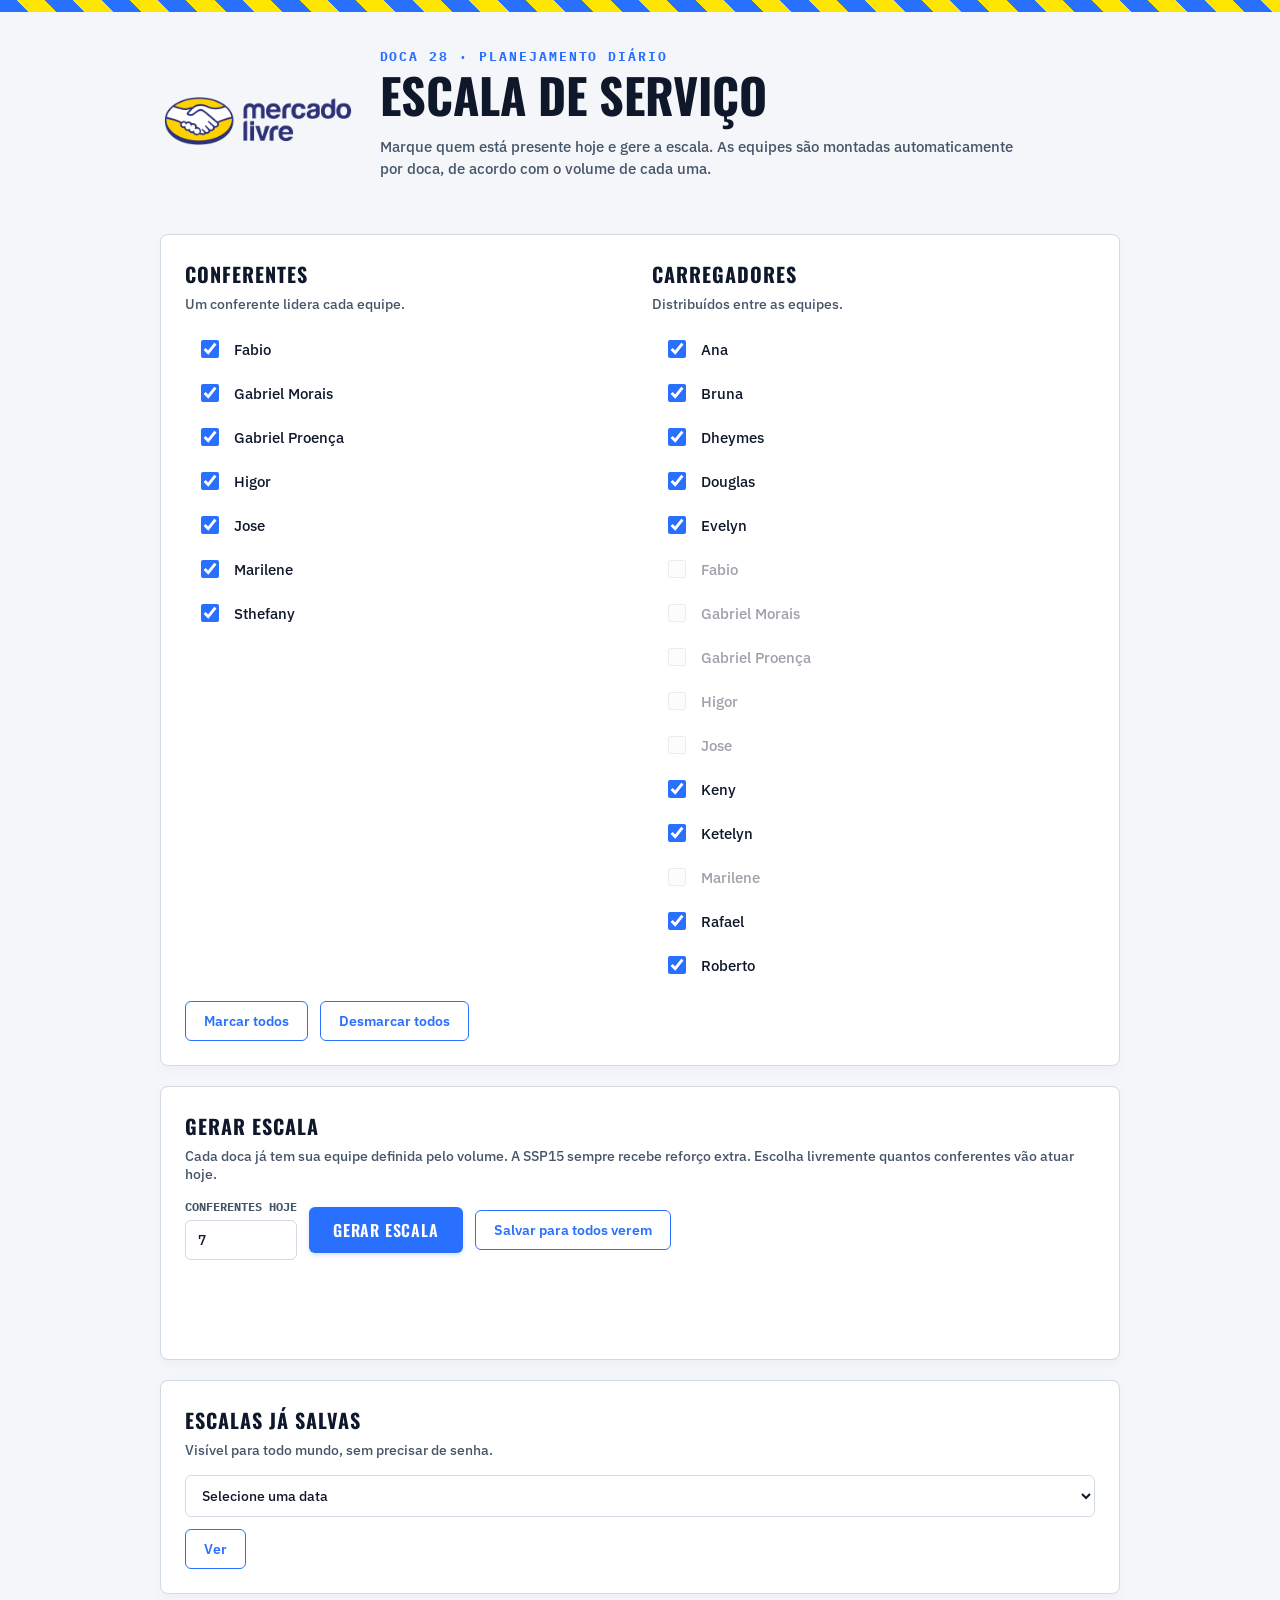
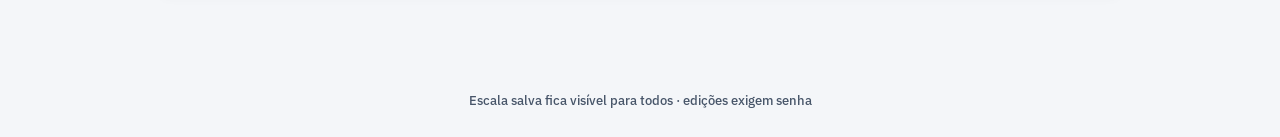
<file: Index.html>
<!DOCTYPE html>
<html lang="pt-BR">
<head>
<meta charset="UTF-8">
<meta name="viewport" content="width=device-width, initial-scale=1.0">
<title>Escala de Serviço — Doca 28</title>
<link rel="preconnect" href="https://fonts.googleapis.com">
<link href="https://fonts.googleapis.com/css2?family=Oswald:wght@500;600;700&family=IBM+Plex+Sans:wght@400;500;600;700&family=IBM+Plex+Mono:wght@500;600&display=swap" rel="stylesheet">
<link rel="stylesheet" href="style.css">
</head>
<body>

  <div class="tape"></div>

  <header>
    <img src="Mercado-Livre-Logo.png" alt="Mercado Livre" class="logo">
    <div class="header-text">
      <div class="eyebrow">Doca 28 · Planejamento diário</div>
      <h1>Escala de Serviço</h1>
      <p class="sub">Marque quem está presente hoje e gere a escala. As equipes são montadas automaticamente por doca, de acordo com o volume de cada uma.</p>
    </div>
  </header>

  <main>

    <section class="panel roster-panel">
      <div class="roster-grid">
        <div>
          <h2>Conferentes</h2>
          <p class="hint">Um conferente lidera cada equipe.</p>
          <ul class="roster-list" id="conf-list"></ul>
        </div>
        <div>
          <h2>Carregadores</h2>
          <p class="hint">Distribuídos entre as equipes.</p>
          <ul class="roster-list" id="carg-list"></ul>
        </div>
      </div>
      <div class="controls" style="margin-top:16px;">
        <button class="btn-ghost" id="marcar-todos">Marcar todos</button>
        <button class="btn-ghost" id="desmarcar-todos">Desmarcar todos</button>
      </div>
    </section>

    <section class="panel gen-panel">
      <h2>Gerar escala</h2>
      <p class="hint">Cada doca já tem sua equipe definida pelo volume. A SSP15 sempre recebe reforço extra. Escolha livremente quantos conferentes vão atuar hoje.</p>
      <div class="controls">
        <div class="field">
          <span>Conferentes hoje</span>
          <input type="number" id="qtd-conferentes-input" min="1" value="1">
        </div>
        <button class="btn-stamp" id="gerar-btn">Gerar escala</button>
        <button class="btn-ghost" id="save-btn">Salvar para todos verem</button>
        <button class="btn-ghost" id="print-btn" style="display:none;">Imprimir</button>
      </div>

      <div id="pass-panel">
        <input type="password" id="pass-input" placeholder="Senha">
        <button class="btn-stamp" id="pass-confirm">Confirmar</button>
        <button class="btn-ghost" id="pass-cancel">Cancelar</button>
      </div>

      <p class="msg" id="msg"></p>
      <p class="msg" id="save-msg"></p>
    </section>

    <section class="panel saved-panel">
      <h2>Escalas já salvas</h2>
      <p class="hint">Visível para todo mundo, sem precisar de senha.</p>
      <div class="controls">
        <select id="saved-select"><option value="">Selecione uma data</option></select>
        <button class="btn-ghost" id="ver-salva-btn">Ver</button>
      </div>
    </section>

    <section class="panel" id="output-section">
      <span class="status-tag" id="status-tag"></span>
      <div class="teams-table-wrap" id="teams-table-wrap"></div>
    </section>

  </main>

  <footer>Escala salva fica visível para todos · edições exigem senha</footer>

<script src="script.js"></script>

</body>
</html>
</file>
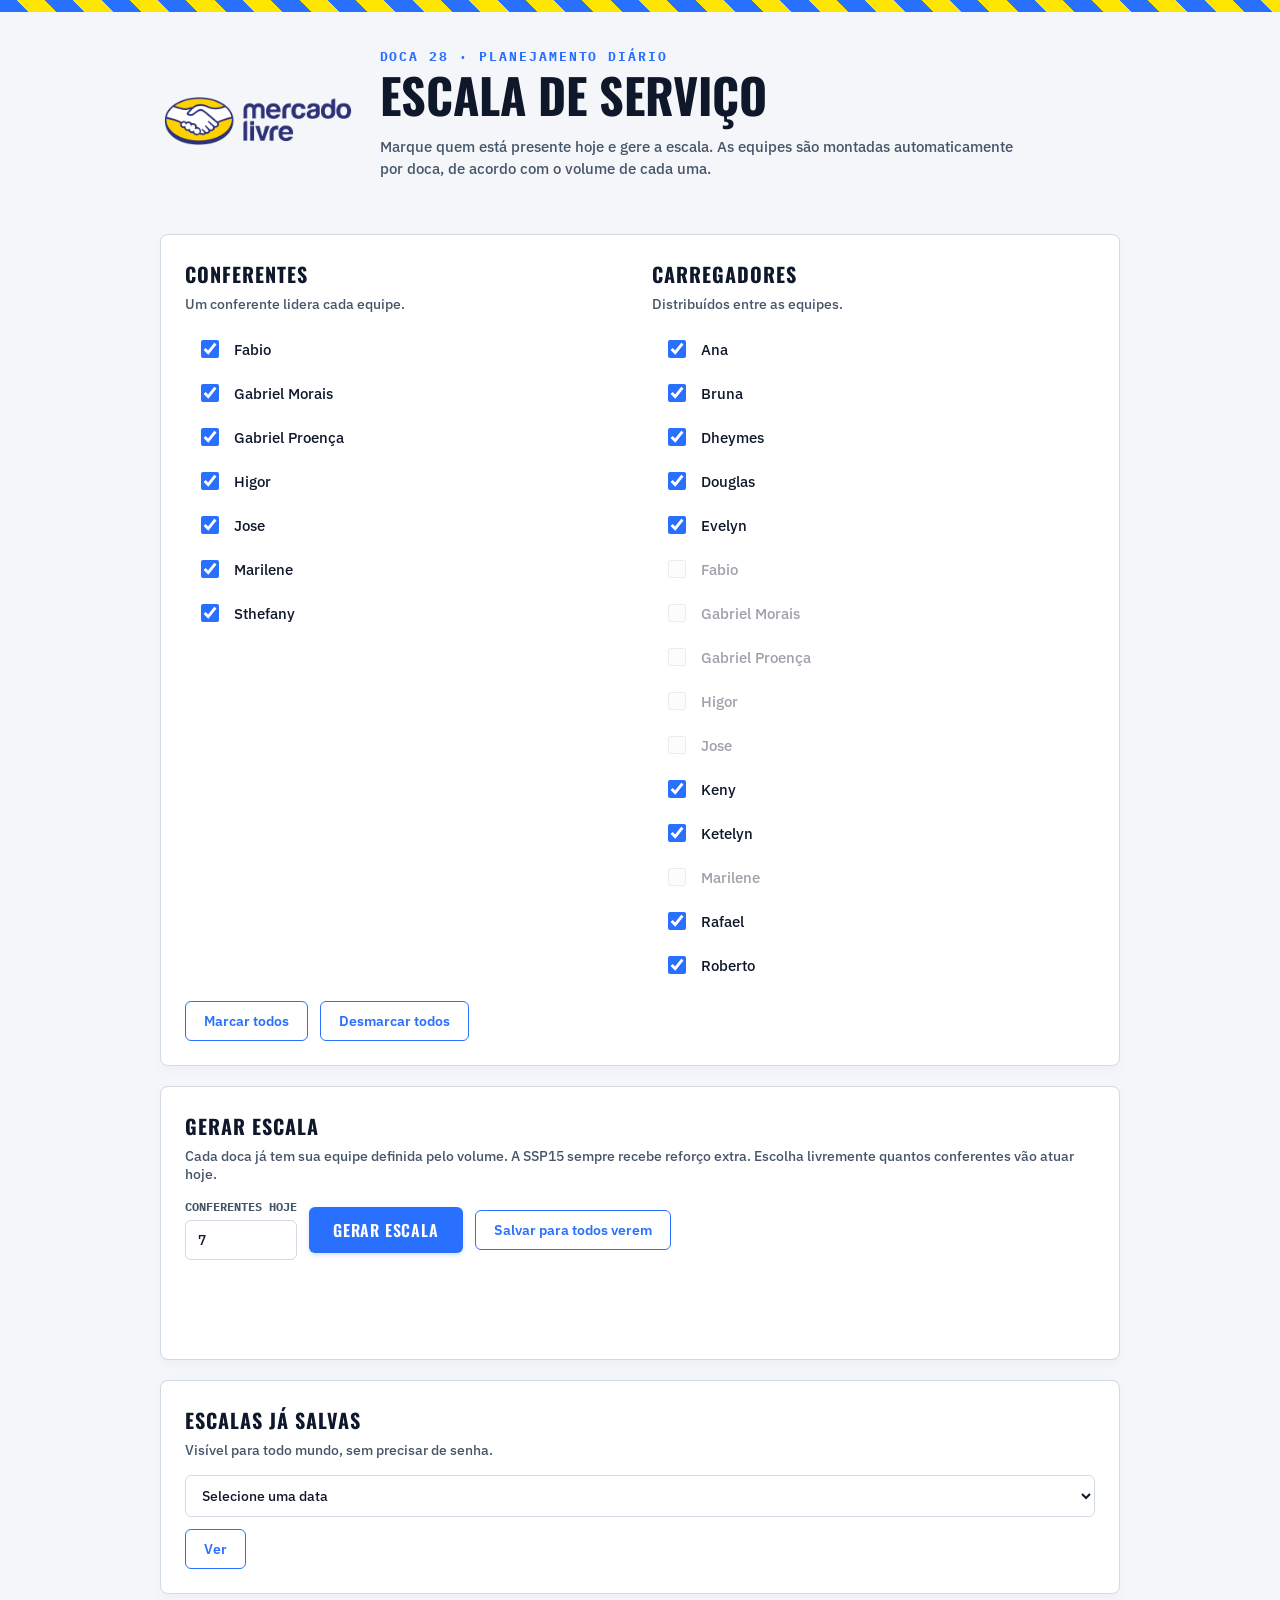
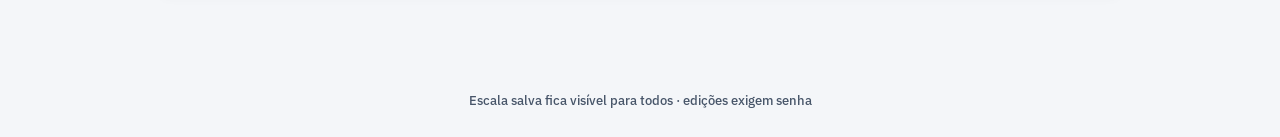
<file: index.html>
<!DOCTYPE html>
<html lang="pt-BR">
<head>
<meta charset="UTF-8">
<meta name="viewport" content="width=device-width, initial-scale=1.0">
<title>Escala de Serviço — Doca 28</title>
<link rel="preconnect" href="https://fonts.googleapis.com">
<link href="https://fonts.googleapis.com/css2?family=Oswald:wght@500;600;700&family=IBM+Plex+Sans:wght@400;500;600;700&family=IBM+Plex+Mono:wght@500;600&display=swap" rel="stylesheet">
<link rel="stylesheet" href="style.css">
</head>
<body>

  <div class="tape"></div>

  <header>
    <img src="Mercado-Livre-Logo.png" alt="Mercado Livre" class="logo">
    <div class="header-text">
      <div class="eyebrow">Doca 28 · Planejamento diário</div>
      <h1>Escala de Serviço</h1>
      <p class="sub">Marque quem está presente hoje e gere a escala. As equipes são montadas automaticamente por doca, de acordo com o volume de cada uma.</p>
    </div>
  </header>

  <main>

    <section class="panel roster-panel">
      <div class="roster-grid">
        <div>
          <h2>Conferentes</h2>
          <p class="hint">Um conferente lidera cada equipe.</p>
          <ul class="roster-list" id="conf-list"></ul>
        </div>
        <div>
          <h2>Carregadores</h2>
          <p class="hint">Distribuídos entre as equipes.</p>
          <ul class="roster-list" id="carg-list"></ul>
        </div>
      </div>
      <div class="controls" style="margin-top:16px;">
        <button class="btn-ghost" id="marcar-todos">Marcar todos</button>
        <button class="btn-ghost" id="desmarcar-todos">Desmarcar todos</button>
      </div>
    </section>

    <section class="panel gen-panel">
      <h2>Gerar escala</h2>
      <p class="hint">Cada doca já tem sua equipe definida pelo volume. A SSP15 sempre recebe reforço extra. Escolha livremente quantos conferentes vão atuar hoje.</p>
      <div class="controls">
        <div class="field">
          <span>Conferentes hoje</span>
          <input type="number" id="qtd-conferentes-input" min="1" value="1">
        </div>
        <button class="btn-stamp" id="gerar-btn">Gerar escala</button>
        <button class="btn-ghost" id="save-btn">Salvar para todos verem</button>
        <button class="btn-ghost" id="print-btn" style="display:none;">Imprimir</button>
      </div>

      <div id="pass-panel">
        <input type="password" id="pass-input" placeholder="Senha">
        <button class="btn-stamp" id="pass-confirm">Confirmar</button>
        <button class="btn-ghost" id="pass-cancel">Cancelar</button>
      </div>

      <p class="msg" id="msg"></p>
      <p class="msg" id="save-msg"></p>
    </section>

    <section class="panel saved-panel">
      <h2>Escalas já salvas</h2>
      <p class="hint">Visível para todo mundo, sem precisar de senha.</p>
      <div class="controls">
        <select id="saved-select"><option value="">Selecione uma data</option></select>
        <button class="btn-ghost" id="ver-salva-btn">Ver</button>
      </div>
    </section>

    <section class="panel" id="output-section">
      <span class="status-tag" id="status-tag"></span>
      <div class="teams-table-wrap" id="teams-table-wrap"></div>
    </section>

  </main>

  <footer>Escala salva fica visível para todos · edições exigem senha</footer>

<script src="script.js"></script>

</body>
</html>
</file>
<file: style.css>
:root {
  --bg: #f4f6f9;
  --panel: #ffffff;
  --panel-2: #f8fafc;
  --line: #d1d9e2;
  --accent: #2970ff;
  --accent-dark: #1e52be;
  --yellow-melo: #ffe600;
  --green: #107c41;
  --red: #d92d20;
  --text: #0f172a;
  --muted: #475569;
  --font-display: 'Oswald', sans-serif;
  --font-body: 'IBM Plex Sans', sans-serif;
  --font-mono: 'IBM Plex Mono', monospace;
}

* {
  box-sizing: border-box;
}

body {
  margin: 0;
  background: var(--bg);
  color: var(--text);
  font-family: var(--font-body);
  -webkit-font-smoothing: antialiased;
}

/* Fita Superior */
.tape {
  height: 12px;
  background: repeating-linear-gradient(
    45deg,
    var(--accent) 0 20px,
    var(--yellow-melo) 20px 40px
  );
}

/* Cabeçalho */
header {
  padding: 36px 20px 20px;
  max-width: 1000px;
  margin: 0 auto;
  display: flex;
  align-items: center;
  gap: 24px;
}

.logo {
  height: 110px;
  width: auto;
  flex-shrink: 0;
  object-fit: contain;
}

.header-text {
  flex: 1;
  min-width: 0;
}

.eyebrow {
  font-family: var(--font-mono);
  font-size: 13px;
  font-weight: 700;
  letter-spacing: 0.15em;
  color: var(--accent);
  text-transform: uppercase;
}

h1 {
  font-family: var(--font-display);
  font-weight: 700;
  text-transform: uppercase;
  font-size: clamp(28px, 8vw, 48px);
  margin: 4px 0;
  color: var(--text);
  line-height: 1.1;
}

.sub {
  color: var(--muted);
  font-size: 14.5px;
  max-width: 650px;
  line-height: 1.5;
  font-weight: 500;
}

main {
  max-width: 1000px;
  margin: 0 auto;
  padding: 0 20px 70px;
}

/* Painéis de Conteúdo */
.panel {
  background: var(--panel);
  border: 1px solid var(--line);
  border-radius: 8px;
  padding: 24px;
  margin-top: 20px;
  box-shadow: 0 4px 12px rgba(0, 0, 0, 0.03);
}

.panel h2 {
  font-family: var(--font-display);
  text-transform: uppercase;
  letter-spacing: 0.05em;
  font-size: 20px;
  margin: 0 0 6px;
  color: var(--text);
}

.panel .hint {
  color: var(--muted);
  font-size: 13.5px;
  margin: 0 0 16px;
  font-weight: 500;
}

/* Grid de Checkboxes */
.roster-grid {
  display: grid;
  grid-template-columns: 1fr 1fr;
  gap: 24px;
}

.roster-list {
  list-style: none;
  margin: 0;
  padding: 0;
  display: flex;
  flex-direction: column;
  gap: 4px;
}

.roster-item {
  display: flex;
  align-items: center;
  gap: 12px;
  padding: 8px 12px;
  border-radius: 5px;
  cursor: pointer;
  transition: background 0.15s ease;
}

.roster-item:hover {
  background: var(--panel-2);
}

.roster-item input {
  width: 18px;
  height: 18px;
  accent-color: var(--accent);
  cursor: pointer;
  flex-shrink: 0;
}

.roster-item label {
  flex: 1;
  cursor: pointer;
  font-size: 15px;
  font-weight: 500;
  color: var(--text);
}

/* Controles e Botões */
.controls {
  display: flex;
  flex-wrap: wrap;
  align-items: center;
  gap: 12px;
}

.field {
  display: flex;
  flex-direction: column;
  gap: 6px;
}

.field span {
  font-family: var(--font-mono);
  font-size: 12px;
  font-weight: 700;
  color: var(--muted);
  text-transform: uppercase;
}

.field input[type='number'],
input[type='password'],
select {
  background: #ffffff;
  border: 1px solid var(--line);
  color: var(--text);
  font-family: var(--font-body);
  font-size: 14px;
  font-weight: 500;
  padding: 10px 12px;
  border-radius: 6px;
  outline: none;
  width: 100%;
}

.field input[type='number']:focus,
input[type='password']:focus,
select:focus {
  border-color: var(--accent);
  box-shadow: 0 0 0 3px rgba(41, 112, 255, 0.15);
}

/* Estilo de Botões */
.btn-stamp {
  font-family: var(--font-display);
  text-transform: uppercase;
  letter-spacing: 0.05em;
  font-size: 16px;
  font-weight: 600;
  color: #ffffff;
  background: var(--accent);
  border: none;
  padding: 11px 24px;
  border-radius: 6px;
  cursor: pointer;
  transition: background 0.15s ease, transform 0.1s ease;
  box-shadow: 0 2px 4px rgba(41, 112, 255, 0.2);
  white-space: nowrap;
}

.btn-stamp:hover {
  background: var(--accent-dark);
}

.btn-stamp:active {
  transform: scale(0.98);
}

.btn-ghost {
  font-family: var(--font-body);
  font-size: 13.5px;
  font-weight: 600;
  color: var(--accent);
  background: #ffffff;
  border: 1px solid var(--accent);
  padding: 10px 18px;
  border-radius: 6px;
  cursor: pointer;
  transition: all 0.15s ease;
  white-space: nowrap;
}

.btn-ghost:hover {
  color: #ffffff;
  background: var(--accent);
}

.msg {
  font-family: var(--font-body);
  font-size: 13.5px;
  font-weight: 700;
  margin-top: 12px;
  min-height: 18px;
  color: var(--red);
}

#pass-panel {
  display: none;
  align-items: center;
  gap: 8px;
  margin-top: 12px;
  flex-wrap: wrap;
}

#output-section {
  display: none;
}

.status-tag {
  display: inline-block;
  font-family: var(--font-mono);
  font-size: 12px;
  font-weight: 700;
  letter-spacing: 0.05em;
  text-transform: uppercase;
  padding: 4px 12px;
  border-radius: 20px;
  margin-bottom: 12px;
}

.status-tag.saved {
  color: var(--green);
  border: 1px solid var(--green);
  background: rgba(16, 124, 65, 0.1);
}

.status-tag.draft {
  color: var(--accent);
  border: 1px solid var(--accent);
  background: rgba(41, 112, 255, 0.1);
}

/* Tabela de Resultados */
.teams-table-wrap {
  margin-top: 8px;
  border: 1px solid var(--line);
  border-radius: 6px;
  overflow-x: auto;
  -webkit-overflow-scrolling: touch;
  box-shadow: 0 2px 8px rgba(0, 0, 0, 0.02);
}

table.teams-table {
  width: 100%;
  min-width: 480px;
  border-collapse: collapse;
  font-size: 14px;
}

table.teams-table th {
  font-family: var(--font-display);
  text-transform: uppercase;
  letter-spacing: 0.05em;
  font-size: 14px;
  color: #ffffff;
  background: var(--accent);
  text-align: center;
  padding: 12px 10px;
  border: none;
}

table.teams-table td {
  padding: 10px 12px;
  border: 1px solid var(--line);
  text-align: center;
  color: var(--text);
}

table.teams-table tbody tr:nth-child(even) td {
  background: var(--panel-2);
}

table.teams-table td.col-conf {
  font-family: var(--font-display);
  text-transform: uppercase;
  font-weight: 600;
  text-align: left;
  font-size: 15px;
  white-space: nowrap;
}

table.teams-table td.col-doca {
  font-family: var(--font-mono);
  font-weight: 700;
  color: var(--accent-dark);
  white-space: nowrap;
}

table.teams-table td.col-carg {
  text-align: left;
}

table.teams-table tfoot td {
  font-family: var(--font-mono);
  font-size: 12px;
  font-weight: 600;
  color: var(--muted);
  text-align: center;
  padding: 12px 10px;
  background: var(--panel-2);
}

footer {
  text-align: center;
  padding: 28px;
  color: var(--muted);
  font-size: 13px;
  font-weight: 500;
}

/* ===== Mobile ===== */
@media (max-width: 640px) {
  .roster-grid {
    grid-template-columns: 1fr;
  }

  header {
    padding: 24px 16px 16px;
    gap: 14px;
  }

  .logo {
    height: 56px;
  }

  .eyebrow {
    font-size: 11px;
  }

  .sub {
    font-size: 13.5px;
  }

  main {
    padding: 0 14px 50px;
  }

  .panel {
    padding: 16px;
    margin-top: 14px;
  }

  .panel h2 {
    font-size: 17px;
  }

  .controls {
    gap: 10px;
  }

  .controls .btn-stamp,
  .controls .btn-ghost {
    flex: 1 1 auto;
    text-align: center;
  }

  .field {
    width: 100%;
  }

  #pass-panel {
    flex-direction: column;
    align-items: stretch;
  }

  #pass-panel input,
  #pass-panel button {
    width: 100%;
  }

  table.teams-table {
    font-size: 12.5px;
  }

  table.teams-table th,
  table.teams-table td {
    padding: 8px 6px;
  }
}

@media (max-width: 400px) {
  .logo {
    height: 44px;
  }

  h1 {
    font-size: 26px;
  }
}

/* Regras de Impressão */
@media print {
  .tape,
  header .sub,
  .panel.roster-panel,
  .panel.gen-panel,
  .panel.saved-panel,
  footer,
  .btn-ghost {
    display: none !important;
  }
  body {
    background: #fff;
    color: #111;
  }
  table.teams-table th {
    background: #ddd !important;
    color: #111 !important;
    -webkit-print-color-adjust: exact;
  }
  table.teams-table tbody tr:nth-child(even) td {
    background: #f3f3f3 !important;
    -webkit-print-color-adjust: exact;
  }
  #output-section {
    display: block !important;
  }
}
</file>
